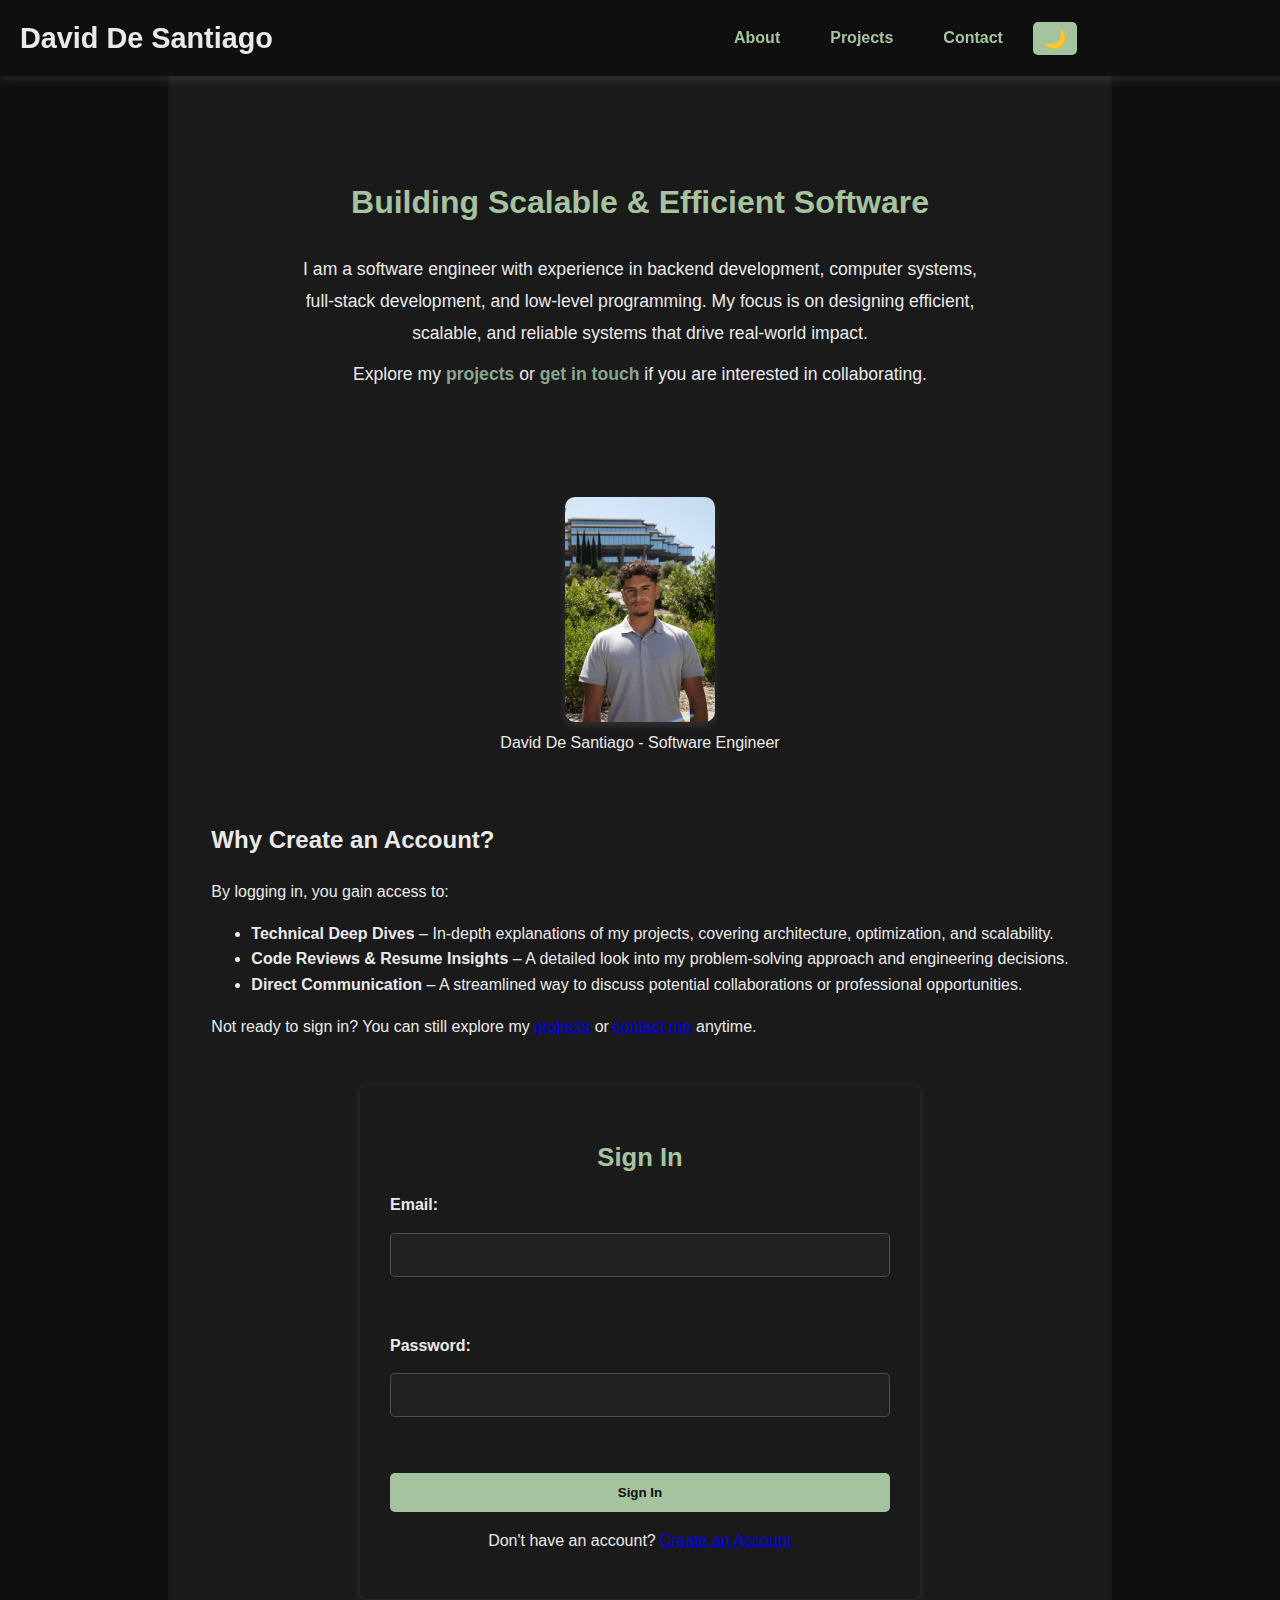
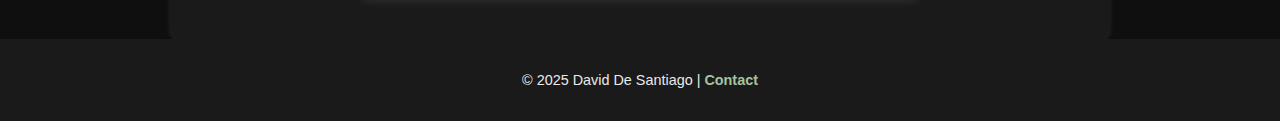
<file: index.html>
<!DOCTYPE html>
<html lang="en">
<head>
  <meta charset="UTF-8">
  <meta name="viewport" content="width=device-width, initial-scale=1.0">
  <title>Home - David De Santiago</title>
  <meta name="description" content="Portfolio website of David De Santiago - Software Engineer with experience in backend development, computer systems, full-stack, and low-level programming.">
  <link rel="stylesheet" href="assets/css/styles.css">
</head>
<body>

<header>
  <h1>David De Santiago</h1>
  <nav>
    <ul>
      <li><a href="about.html">About</a></li>
      <li><a href="projects.html">Projects</a></li>
      <li><a href="contact.html">Contact</a></li>
    </ul>

    <!-- Dark/Light Mode Toggle (moved here from contact.html) -->
    <button id="theme-toggle" aria-label="Toggle Light/Dark Mode">🌙</button>
  </nav>
</header>

<main>
  <!-- Introduction Section -->
  <section class="intro-section">
    <h2>Building Scalable & Efficient Software</h2>
    <p>
      I am a software engineer with experience in backend development, computer systems, 
      full-stack development, and low-level programming. My focus is on designing efficient, 
      scalable, and reliable systems that drive real-world impact.
    </p>
    <p>
      Explore my <a href="projects.html">projects</a> or <a href="contact.html">get in touch</a> 
      if you are interested in collaborating.
    </p>
  </section>

  <!-- Profile Image Section -->
  <section class="profile-section">
    <figure>
      <picture>
        <img 
          src="assets/images/headshot1.jpeg"
          alt="David De Santiago in front of Geisel Library at UCSD, wearing a light grey polo"
          width="150"
          loading="lazy"
          style="border-radius: 10px; object-fit: cover;"
        >
      </picture>
      <figcaption>David De Santiago - Software Engineer</figcaption>
    </figure>        
  </section>

  <!-- Why Login Section -->
  <section class="login-info">
    <h2>Why Create an Account?</h2>
    <p>By logging in, you gain access to:</p>
    <ul>
      <li><b>Technical Deep Dives</b> – In-depth explanations of my projects, covering architecture, optimization, and scalability.</li>
      <li><b>Code Reviews & Resume Insights</b> – A detailed look into my problem-solving approach and engineering decisions.</li>
      <li><b>Direct Communication</b> – A streamlined way to discuss potential collaborations or professional opportunities.</li>
    </ul>
    <p>
      Not ready to sign in? You can still explore my <a href="projects.html">projects</a> 
      or <a href="contact.html">contact me</a> anytime.
    </p>
  </section>

  <!-- Login & Signup Section -->
  <section id="login-section">
    <div class="form-container">
      <!-- Sign In Form -->
      <div id="login-form">
        <h2>Sign In</h2>
        <form action="#" method="post">
          <label for="login-email">Email:</label>
          <input type="email" id="login-email" name="email" required><br>

          <label for="login-password">Password:</label>
          <input type="password" id="login-password" name="password" required><br>

          <button type="submit">Sign In</button>
        </form>
        <p>Don't have an account? <a href="#" id="show-signup">Create an Account</a></p>
      </div>

      <!-- Create Account Form -->
      <div id="signup-form" class="hidden">
        <h2>Create an Account</h2>
        <form action="#" method="post">
          <label for="first-name">First Name:</label>
          <input type="text" id="first-name" name="first_name" required><br>

          <label for="last-name">Last Name:</label>
          <input type="text" id="last-name" name="last_name" required><br>

          <label for="signup-email">Email:</label>
          <input type="email" id="signup-email" name="email" required><br>

          <label for="signup-password">Password:</label>
          <input type="password" id="signup-password" name="password" required><br>

          <label for="confirm-password">Confirm Password:</label>
          <input type="password" id="confirm-password" name="confirm_password" required><br>

          <label class="checkbox-label">
            <input type="checkbox" id="subscribe" name="subscribe"> Subscribe to notifications
          </label>

          <button type="submit">Create Account</button>
        </form>
        <p>Already have an account? <a href="#" id="show-login">Sign In</a></p>
      </div>
    </div>
  </section>
</main>

<footer>
  <p>© 2025 David De Santiago | <a href="contact.html">Contact</a></p>
</footer>

<!-- JavaScript for Login/Signup Toggle -->
<script src="assets/js/script.js"></script>

<!-- Theme Toggle Script (reads/writes localStorage) -->
<script src="assets/js/theme-toggle.js" defer></script>

</body>
</html>
</file>
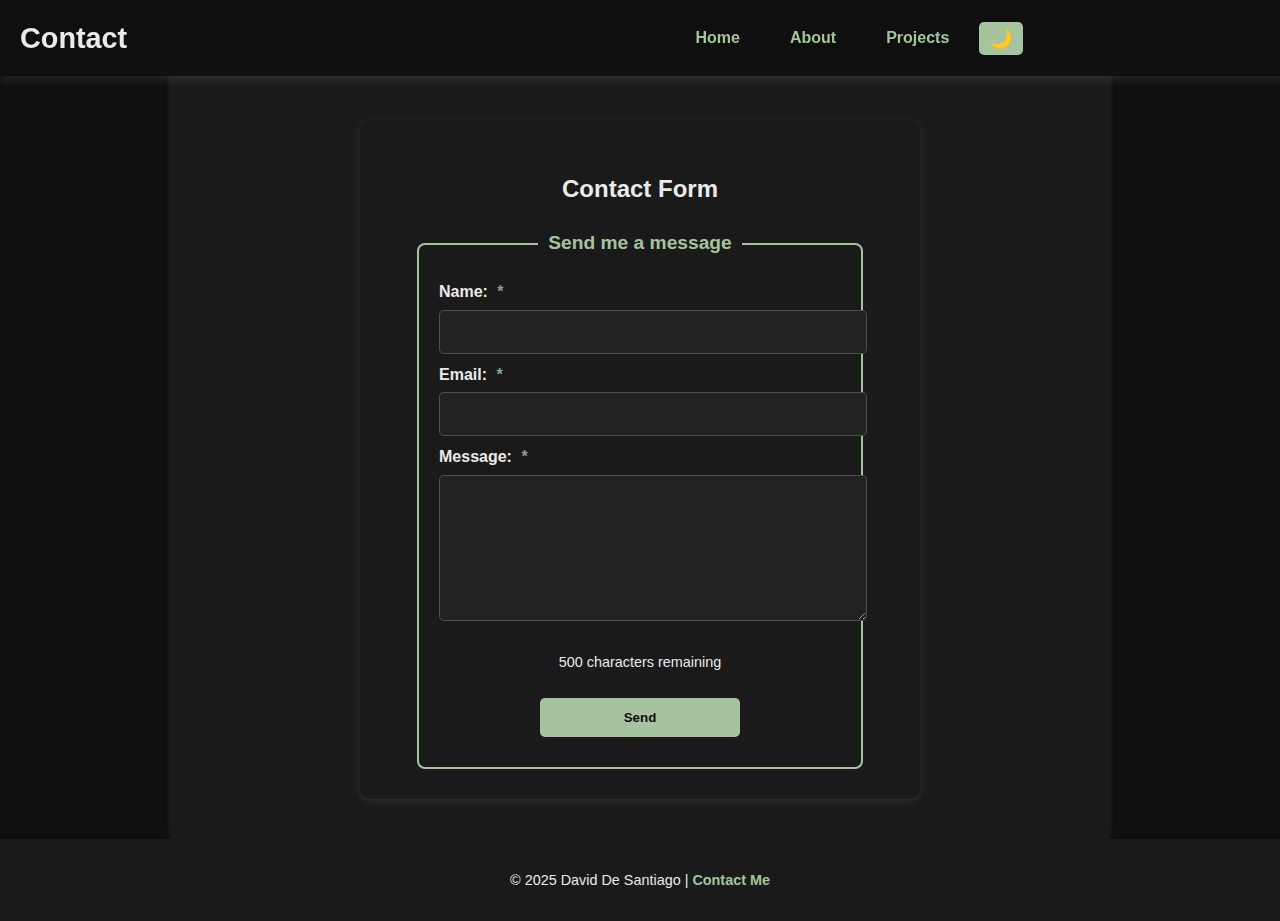
<file: contact.html>
<!DOCTYPE html>
<html lang="en">
<head>
  <meta charset="UTF-8">
  <meta name="viewport" content="width=device-width, initial-scale=1.0">
  <title>Contact - JavaScript Enhanced</title>
  <link rel="stylesheet" href="assets/css/styles.css">
</head>
<body>

<header>
  <h1>Contact</h1>
  <nav>
    <ul>
      <li><a href="index.html">Home</a></li>
      <li><a href="about.html">About</a></li>
      <li><a href="projects.html">Projects</a></li>
    </ul>
    <!-- Dark/Light Mode Toggle -->
    <button id="theme-toggle" aria-label="Toggle Light/Dark Mode">🌙</button>
  </nav>
</header>
    
<main>
  <section id="contact-form">
    <h2>Contact Form</h2>
    <form id="contactForm" action="https://httpbin.org/post" method="POST">
      <fieldset id="contact-fieldset">
        <legend>Send me a message</legend>

        <!-- Hidden Bot Field -->
        <input type="hidden" name="possible_bot" value="true">

        <!-- Name Field -->
        <label for="name">Name: <span class="required">*</span></label>
        <input 
          type="text" 
          id="name" 
          name="name" 
          required 
          minlength="2" 
          maxlength="50"
          pattern="^[A-Za-zÀ-ÖØ-öø-ÿ' -]+$"
          title="Only letters, spaces, apostrophes, and hyphens allowed."
        >
        <output id="name-error" class="error"></output>

        <!-- Email Field -->
        <label for="email">Email: <span class="required">*</span></label>
        <input 
          type="email" 
          id="email" 
          name="email" 
          required
          pattern="^[a-zA-Z0-9._%+-]+@[a-zA-Z0-9.-]+\.[a-zA-Z]{2,}$"
          title="Enter a valid email address."
        >
        <output id="email-error" class="error"></output>

        <!-- Message Field -->
        <label for="message">Message: <span class="required">*</span></label>
        <textarea 
          id="message" 
          name="message" 
          rows="4" 
          required 
          minlength="10" 
          maxlength="500"
        ></textarea>
        <output id="message-error" class="error"></output>
        <p id="char-counter">500 characters remaining</p>

        <!-- Output Messages for Errors and Info -->
        <output id="error-message" class="error" aria-live="polite"></output>
        <output id="info-message" class="info" aria-live="polite"></output>

        <!-- Hidden Error Log for Submission -->
        <input type="hidden" id="form-errors" name="form-errors">

        <!-- Submit Button -->
        <button type="submit">Send</button>
      </fieldset>
    </form>
  </section>
</main>

<footer>
  <p>© 2025 David De Santiago | <a href="contact.html">Contact Me</a></p>
</footer>

<!-- JavaScript Files -->
<script src="assets/js/form-validation.js"></script>
<script src="assets/js/theme-toggle.js" defer></script>

</body>
</html>
</file>
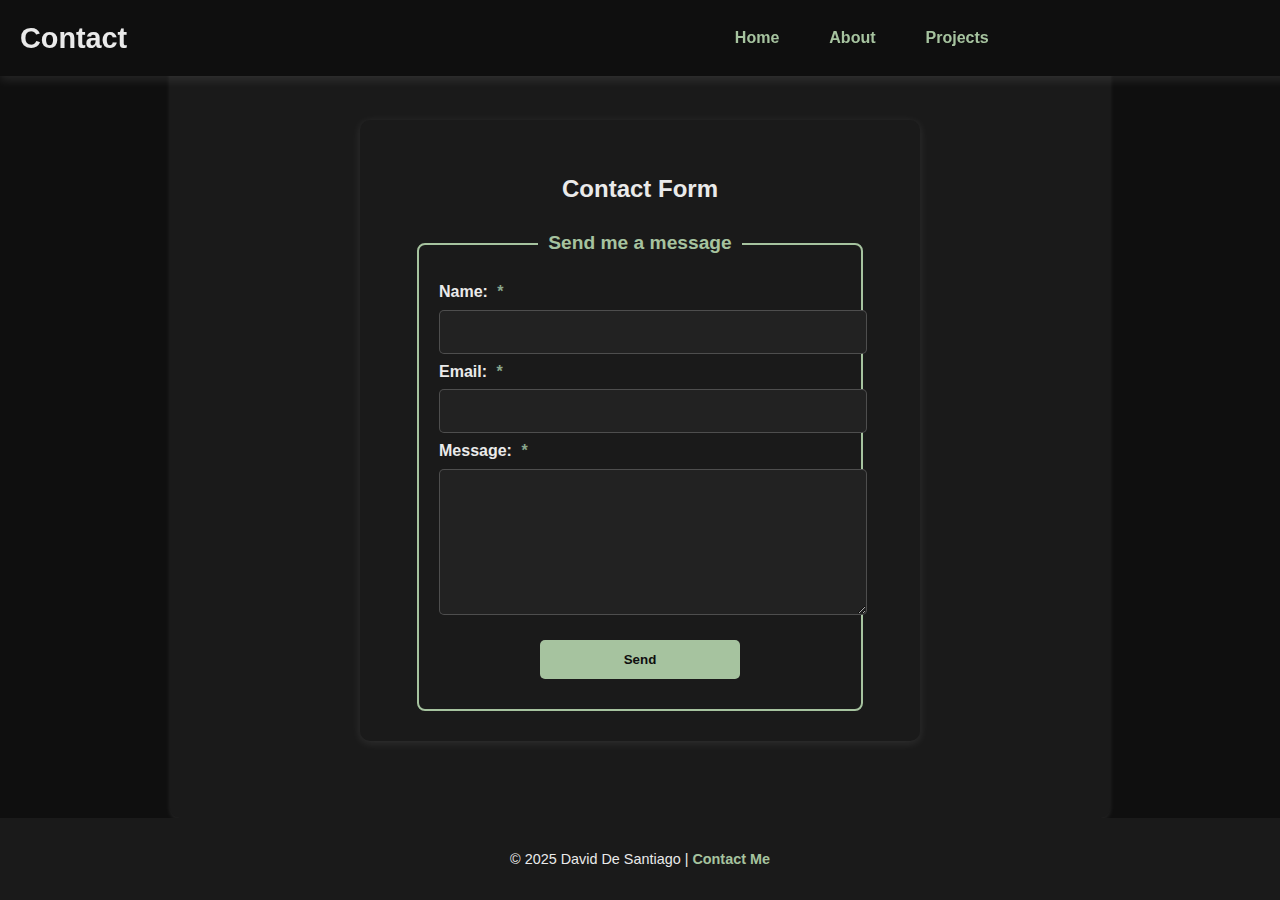
<file: form-no-js.html>
<!DOCTYPE html>
<html lang="en">
<head>
  <meta charset="UTF-8">
  <meta name="viewport" content="width=device-width, initial-scale=1.0">
  <title>Contact - No JavaScript</title>
  <link rel="stylesheet" href="assets/css/styles.css">
</head>
<body>

<header>
  <h1>Contact</h1>
  <nav>
    <ul>
      <li><a href="index.html">Home</a></li>
      <li><a href="about.html">About</a></li>
      <li><a href="projects.html">Projects</a></li>
    </ul>
  </nav>
</header>

<main>
  <section id="contact-form">
    <h2>Contact Form</h2>
    <form action="https://httpbin.org/post" method="POST">
      <fieldset id="contact-fieldset">
        <legend>Send me a message</legend>

        <!-- Hidden Bot Field -->
        <input type="hidden" name="possible_bot" value="true">

        <!-- Name Field -->
        <label for="name">Name: <span class="required">*</span></label>
        <input 
          type="text" 
          id="name" 
          name="name" 
          required 
          minlength="2" 
          maxlength="50"
          pattern="^[A-Za-zÀ-ÖØ-öø-ÿ' -]+$" 
          title="Name should only contain letters, spaces, apostrophes, and hyphens."
        >

        <!-- Email Field -->
        <label for="email">Email: <span class="required">*</span></label>
        <input 
          type="email" 
          id="email" 
          name="email" 
          required
          pattern="^[a-zA-Z0-9._%+-]+@[a-zA-Z0-9.-]+\.[a-zA-Z]{2,}$"
          title="Please enter a valid email address (e.g., example@domain.com)."
        >

        <!-- Message Field -->
        <label for="message">Message: <span class="required">*</span></label>
        <textarea 
          id="message" 
          name="message" 
          rows="4" 
          required 
          minlength="10" 
          maxlength="500"
        ></textarea>

        <!-- Output Messages for Errors and Info (No JS used) -->
        <output id="error-message" class="error" aria-live="polite"></output>
        <output id="info-message" class="info" aria-live="polite"></output>

        <!-- Submit Button -->
        <button type="submit">Send</button>
      </fieldset>
    </form>
  </section>
</main>

<footer>
  <p>© 2025 David De Santiago | <a href="contact.html">Contact Me</a></p>
</footer>

</body>
</html>
</file>
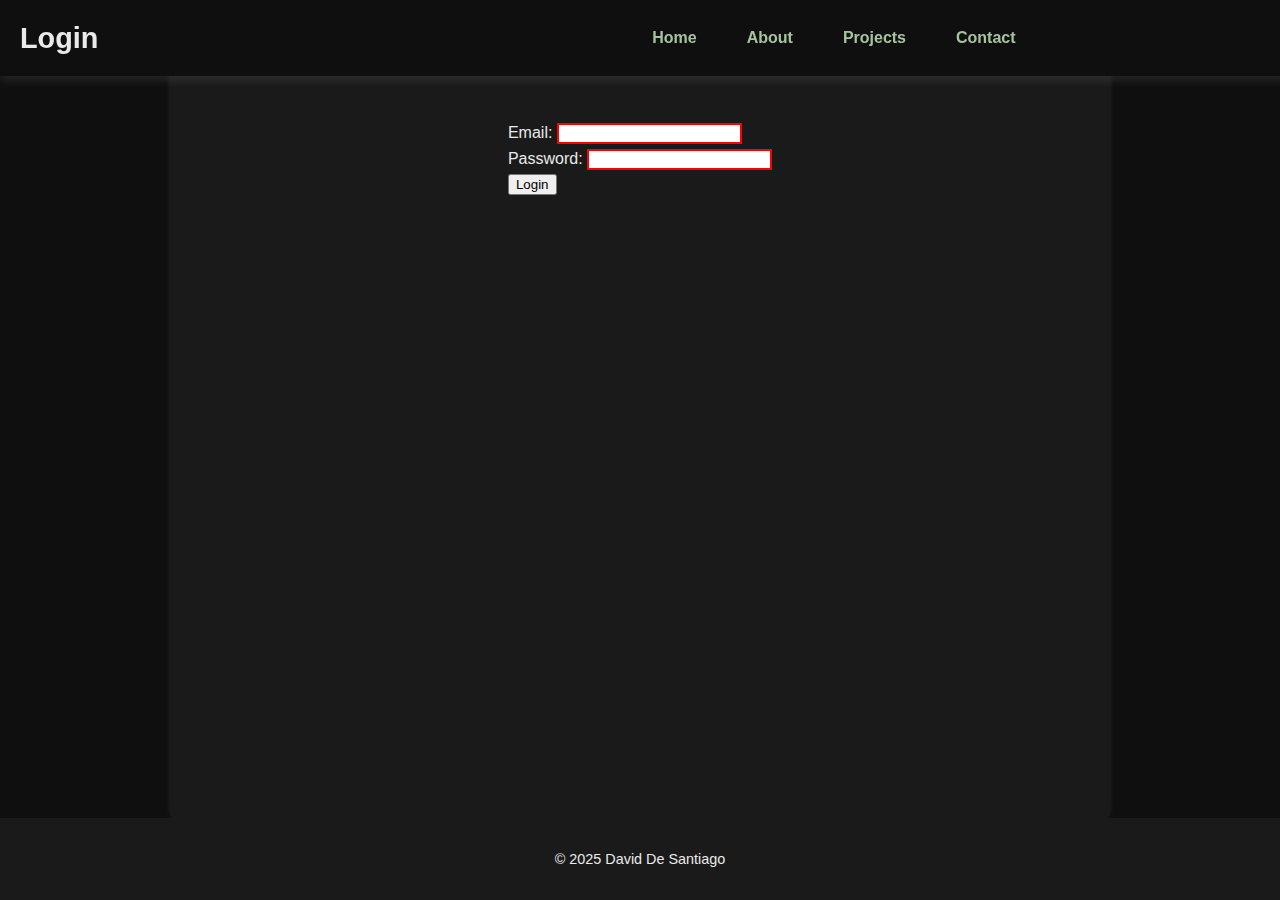
<file: login.html>
<!DOCTYPE html>
<html lang="en">
<head>
  <meta charset="UTF-8">
  <meta name="viewport" content="width=device-width, initial-scale=1.0">
  <title>Login - David De Santiago</title>
  <link rel="stylesheet" href="assets/css/styles.css">
</head>
<body>

<header>
  <h1>Login</h1>
  <nav>
    <ul>
      <li><a href="index.html">Home</a></li>
      <li><a href="about.html">About</a></li>
      <li><a href="projects.html">Projects</a></li>
      <li><a href="contact.html">Contact</a></li>
    </ul>
  </nav>
</header>

<main>
  <form action="#" method="post">
    <label for="email">Email:</label>
    <input type="email" id="email" name="email" required><br>

    <label for="password">Password:</label>
    <input type="password" id="password" name="password" required><br>

    <button type="submit">Login</button>
  </form>
</main>

<footer>
  <p>© 2025 David De Santiago</p>
</footer>

</body>
</html>
</file>
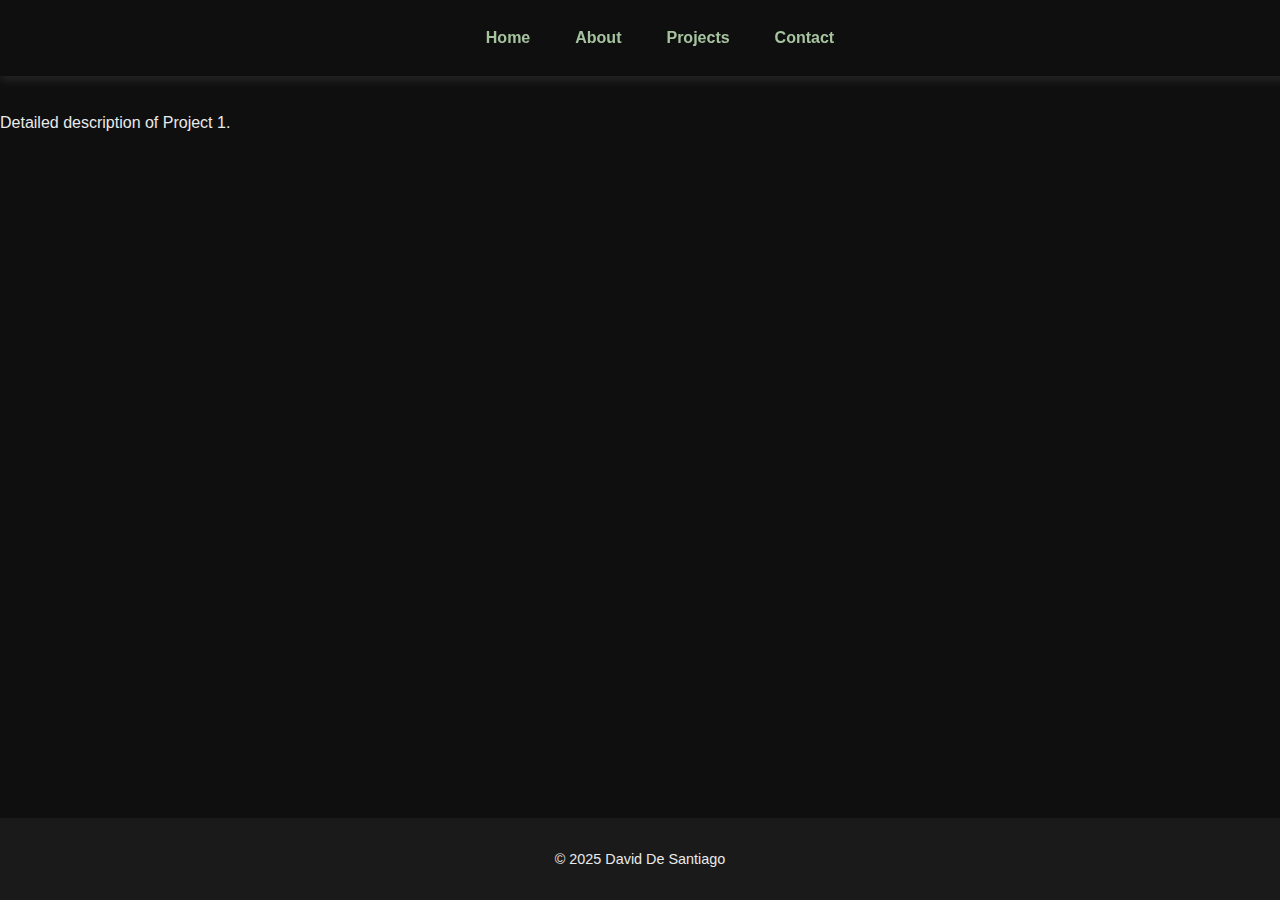
<file: project1.html>
<!DOCTYPE html>
<html lang="en">
<head>
  <meta charset="UTF-8">
  <meta name="viewport" content="width=device-width, initial-scale=1.0">
  <title>Project 1 - David De Santiago</title>
  <link rel="stylesheet" href="assets/css/styles.css">
</head>
<body>

<header>
  <nav>
    <a href="index.html">Home</a>
    <a href="about.html">About</a>
    <a href="projects.html">Projects</a>
    <a href="contact.html">Contact</a>
  </nav>
</header>

<h1>Project 1</h1>
<p>Detailed description of Project 1.</p>

<footer>
  <p>© 2025 David De Santiago</p>
</footer>

</body>
</html>
</file>
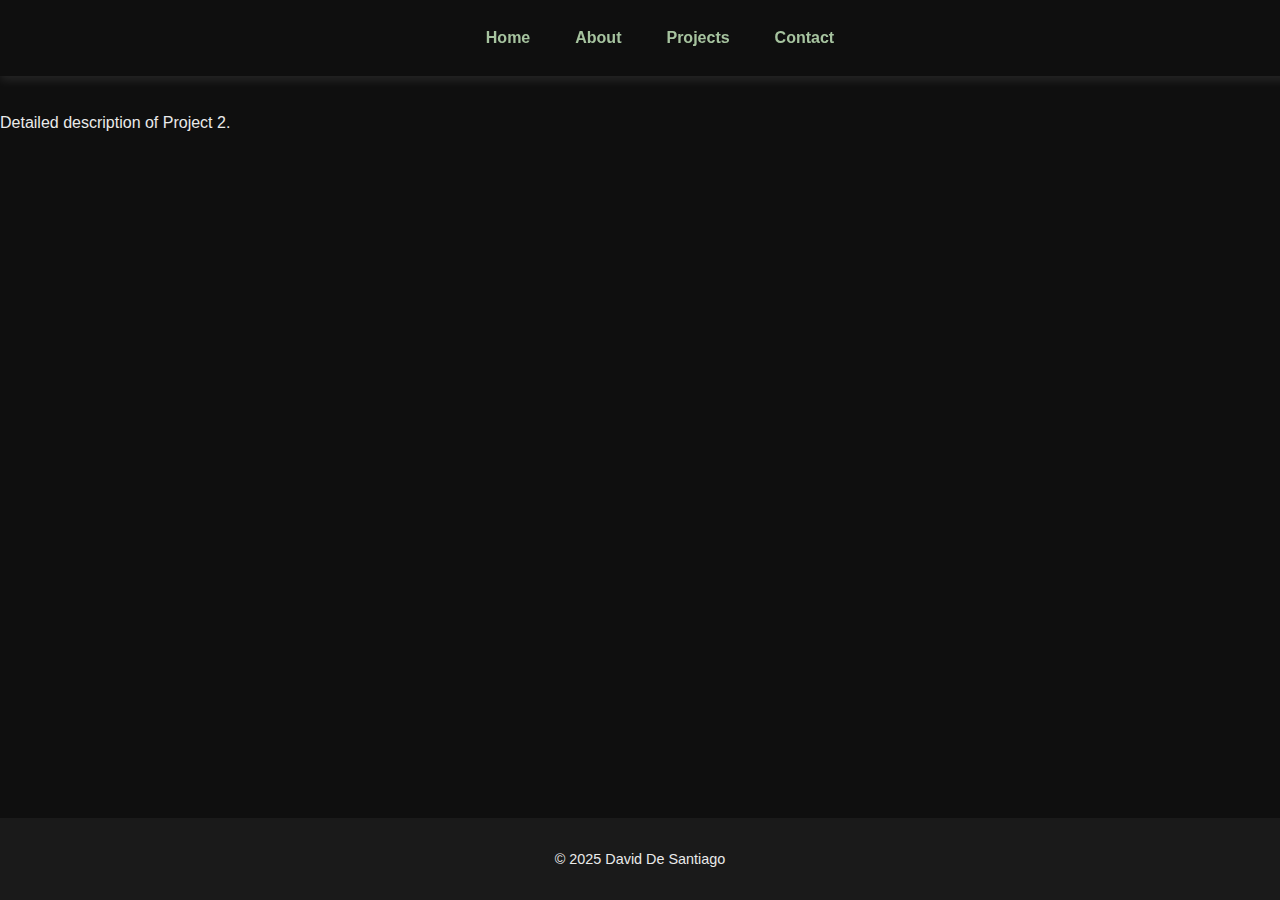
<file: project2.html>
<!DOCTYPE html>
<html lang="en">
<head>
  <meta charset="UTF-8">
  <meta name="viewport" content="width=device-width, initial-scale=1.0">
  <title>Project 2 - David De Santiago</title>
  <link rel="stylesheet" href="assets/css/styles.css">
</head>
<body>

<header>
  <nav>
    <a href="index.html">Home</a>
    <a href="about.html">About</a>
    <a href="projects.html">Projects</a>
    <a href="contact.html">Contact</a>
  </nav>
</header>

<h1>Project 2</h1>
<p>Detailed description of Project 2.</p>

<footer>
  <p>© 2025 David De Santiago</p>
</footer>

</body>
</html>
</file>
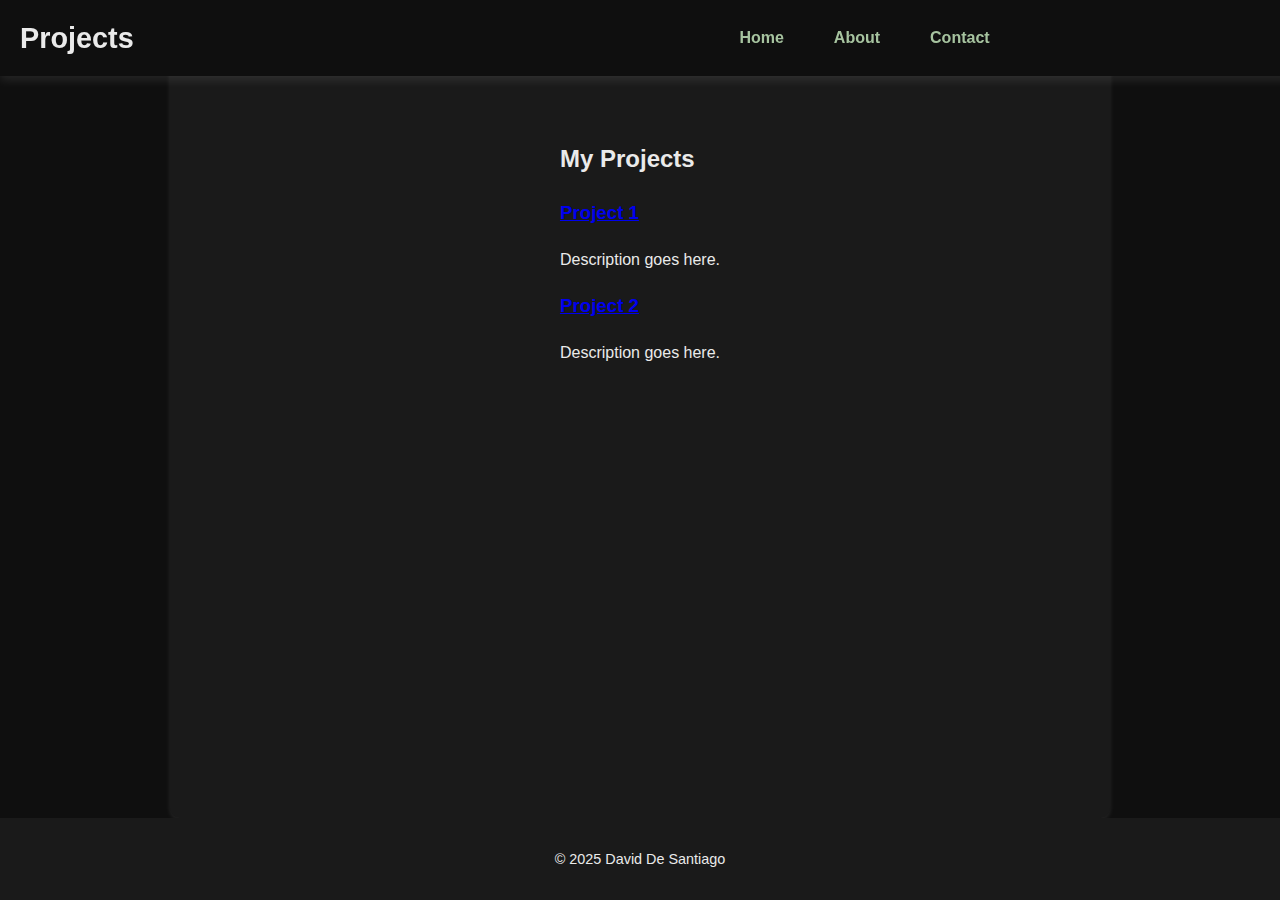
<file: projects.html>
<!DOCTYPE html>
<html lang="en">
<head>
  <meta charset="UTF-8">
  <meta name="viewport" content="width=device-width, initial-scale=1.0">
  <title>Projects - David De Santiago</title>
  <link rel="stylesheet" href="assets/css/styles.css">
</head>
<body>

<header>
  <h1>Projects</h1>
  <nav>
    <ul>
      <li><a href="index.html">Home</a></li>
      <li><a href="about.html">About</a></li>
      <li><a href="contact.html">Contact</a></li>
    </ul>
  </nav>
</header>

<main>
  <section>
    <h2>My Projects</h2>
    <h3><a href="project1.html">Project 1</a></h3>
    <p>Description goes here.</p>

    <h3><a href="project2.html">Project 2</a></h3>
    <p>Description goes here.</p>
  </section>
</main>

<footer>
  <p>© 2025 David De Santiago</p>
</footer>

</body>
</html>
</file>
<file: assets/css/styles.css>
/* =======================
   CSS Variables & Fallbacks
======================= */
:root {
    --primary-color: #A6C39F; /* Sage Green */
    --secondary-color: #5F7A61; /* Dark Sage */
    --text-color: #EAEAEA; /* Soft White */
    --background-color: #0F0F0F; /* Sleek Black */
    --card-bg: #1A1A1A; /* Dark Grey for Cards */
    --accent-color: #88A68C; /* Muted Sage */
    --font-size: 1rem;
    --font-family: 'Poppins', Arial, sans-serif;
}

/* =======================
   Global Styles
======================= */
body {
    background-color: var(--background-color);
    color: var(--text-color);
    font-family: var(--font-family);
    font-size: var(--font-size);
    margin: 0;
    padding: 0;
    line-height: 1.6;
    display: flex;
    flex-direction: column;
    min-height: 100vh;
    overflow-x: hidden;
}

/* =======================
   Header & Navigation
======================= */
header {
    background-color: var(--background-color);
    color: var(--text-color);
    padding: 15px 20px;
    display: flex;
    justify-content: space-between;
    align-items: center;
    width: 100%;
    box-shadow: 0 4px 10px rgba(255, 255, 255, 0.1);
    position: fixed;
    top: 0;
    left: 0;
    z-index: 1000;
}

header h1 {
    font-size: 1.8rem;
    margin: 0;
    flex-grow: 1;
    text-align: left;
}

nav {
    flex-grow: 2;
    display: flex;
    justify-content: center;
}

nav ul {
    list-style: none;
    padding: 0;
    display: flex;
    gap: 20px;
    justify-content: center;
}

nav a {
    text-decoration: none;
    color: var(--primary-color);
    font-weight: bold;
    padding: 10px 15px;
    transition: color 0.3s ease, transform 0.2s ease;
}

nav a:hover {
    color: var(--accent-color);
    transform: translateY(-2px);
}

/* =======================
   Main Content Layout
======================= */
main {
    display: flex;
    flex-direction: column;
    align-items: center;
    gap: 30px;
    padding: 120px 20px 40px;
    max-width: 900px;
    width: 90%;
    margin: auto;
    background-color: var(--card-bg);
    border-radius: 10px;
    box-shadow: 0 2px 5px rgba(255, 255, 255, 0.1);
    flex-grow: 1;
}

/* =======================
   Introduction Section
======================= */
.intro-section {
    text-align: center;
    padding: 30px;
    max-width: 800px;
}

.intro-section h2 {
    font-size: 2rem;
    font-weight: bold;
    color: var(--primary-color);
}

.intro-section p {
    font-size: 1.1rem;
    max-width: 700px;
    margin: 10px auto;
    line-height: 1.8;
}

.intro-section a {
    color: var(--accent-color);
    text-decoration: none;
    font-weight: bold;
}

.intro-section a:hover {
    text-decoration: underline;
}

/* =======================
   Profile Image Section
======================= */
.profile-section {
    text-align: center;
    margin-top: 20px;
}

.profile-section img {
    width: 150px;
    border-radius: 10px;
    object-fit: cover;
    box-shadow: 0 4px 8px rgba(255, 255, 255, 0.1);
}

/* =======================
   Login & Signup Forms
======================= */
#login-section {
    width: 100%;
    max-width: 500px;
    padding: 30px;
    background: var(--card-bg);
    border-radius: 8px;
    box-shadow: 0 2px 10px rgba(255, 255, 255, 0.1);
    text-align: center;
}

.form-container {
    position: relative;
    width: 100%;
}

#login-form,
#signup-form {
    transition: opacity 0.3s ease, transform 0.3s ease;
    width: 100%;
}

.hidden {
    display: none;
}

#login-form h2,
#signup-form h2 {
    font-size: 1.6rem;
    font-weight: bold;
    color: var(--primary-color);
    margin-bottom: 15px;
}

#login-form form,
#signup-form form {
    display: flex;
    flex-direction: column;
    gap: 15px;
}

#login-form label,
#signup-form label {
    font-weight: bold;
    text-align: left;
}

#login-form input,
#signup-form input {
    padding: 12px;
    border: 1px solid rgba(255, 255, 255, 0.2);
    border-radius: 5px;
    font-size: 1rem;
    background: #222;
    color: var(--text-color);
}

#login-form button,
#signup-form button {
    padding: 12px;
    border: none;
    border-radius: 5px;
    background: var(--primary-color);
    color: var(--background-color);
    font-weight: bold;
    cursor: pointer;
    transition: background 0.3s, transform 0.2s;
}

#login-form button:hover,
#signup-form button:hover {
    background: var(--accent-color);
    transform: translateY(-2px);
}

/* Checkbox Styling */
.checkbox-label {
    display: flex;
    align-items: center;
    font-size: 0.9rem;
}

.checkbox-label input {
    margin-right: 10px;
}

/* =======================
   Work Environment Section
======================= */
.work-environment {
    display: flex;
    justify-content: center;
    align-items: center;
    padding: 20px;
    max-width: 900px;
    width: 90%;
    margin: auto;
}

.work-environment img {
    width: 100%;
    height: auto;
    max-width: 750px;
    object-fit: cover;
    border-radius: 10px;
    box-shadow: 0 4px 10px rgba(255, 255, 255, 0.1);
}

/* =======================
   Contact Form Styling
======================= */
#contact-form {
    width: 100%;
    max-width: 500px;
    padding: 30px;
    background: var(--card-bg);
    border-radius: 10px;
    box-shadow: 0 2px 10px rgba(255, 255, 255, 0.1);
    text-align: center;
}

/* Center Form Fields & Adjust Spacing */
#contact-form form {
    display: flex;
    flex-direction: column;
    gap: 12px;
    max-width: 450px;
    margin: 0 auto;
}

/* Label Styling */
#contact-form label {
    font-weight: bold;
    text-align: left;
    display: block;
    margin-bottom: 5px;
    font-size: 1rem;
}

/* Required Field Indicator */
#contact-form label .required {
    color: var(--accent-color);
    font-weight: bold;
    margin-left: 5px;
}

/* Input & Textarea Styling */
#contact-form input,
#contact-form textarea {
    width: 100%;
    padding: 12px;
    border: 1px solid rgba(255, 255, 255, 0.2);
    border-radius: 5px;
    font-size: 1rem;
    background: #222;
    color: var(--text-color);
    margin-bottom: 5px;
}

/* Placeholder Styling */
#contact-form input::placeholder,
#contact-form textarea::placeholder {
    color: rgba(255, 255, 255, 0.6);
    font-size: 0.9rem;
}

/* Textarea Specific Adjustments */
#contact-form textarea {
    resize: vertical;
    min-height: 120px;
}

/* Output Message Styling */
output {
    display: block;
    font-size: 0.9rem;
    margin-top: 3px;
}

/* Error Message Styling */
.error {
    color: red;
    font-weight: bold;
    display: none; /* Initially hidden */
}

/* Info Message Styling */
.info {
    color: var(--primary-color);
    display: none; /* Initially hidden */
}

/* Validation Styles */
input:invalid, textarea:invalid {
    border: 2px solid red;
}

input:valid, textarea:valid {
    border: 2px solid green;
}

/* =======================
   Contact Form Button
======================= */
#contact-form button {
    padding: 12px;
    border: none;
    border-radius: 5px;
    background: var(--primary-color);
    color: var(--background-color);
    font-weight: bold;
    cursor: pointer;
    transition: background 0.3s, transform 0.2s;
    width: 100%;
    max-width: 200px;
    text-align: center;
    margin: 10px auto;
}

#contact-form button:hover {
    background: var(--accent-color);
    transform: translateY(-2px);
}

/* =======================
   Fieldset Styling
======================= */
#contact-fieldset {
    border: 2px solid var(--primary-color);
    border-radius: 8px;
    padding: 20px;
}

/* Legend Styling */
#contact-fieldset legend {
    font-size: 1.2rem;
    font-weight: bold;
    color: var(--primary-color);
    padding: 0 10px;
}

/* =======================
   Mobile Responsiveness
======================= */
@media (max-width: 768px) {
    #contact-form {
        max-width: 90%;
        padding: 20px;
    }

    #contact-form input,
    #contact-form textarea {
        font-size: 0.9rem;
    }
}

@media (max-width: 480px) {
    #contact-form {
        width: 95%;
        padding: 15px;
    }

    #contact-form button {
        max-width: 100%;
    }
}

/* =======================
   Default Dark Theme (Root Variables)
======================= */
:root {
    --primary-color: #A6C39F; 
    --secondary-color: #5F7A61; 
    --text-color: #EAEAEA; 
    --background-color: #0F0F0F; 
    --card-bg: #1A1A1A; 
    --accent-color: #88A68C; 
}

/* =======================
   Light Theme
======================= */
.light-theme {
    --primary-color: #5F7A61;
    --secondary-color: #A6C39F;
    --text-color: #222;
    --background-color: #FFFFFF;
    --card-bg: #F4F4F4;
    --accent-color: #5F7A61;
}

/* =======================
   Theme Toggle Button (Properly Positioned)
======================= */
#theme-toggle {
    font-size: 1.2rem;
    padding: 5px 10px;
    border: none;
    background: var(--primary-color);
    color: var(--background-color);
    cursor: pointer;
    transition: background 0.3s ease;
    border-radius: 5px;
}

#theme-toggle:hover {
    background: var(--accent-color);
}

/* =======================
   Header & Navigation Fix
======================= */
header {
    display: flex;
    justify-content: space-between;
    align-items: center;
    background-color: var(--background-color);
    padding: 15px 20px;
    position: fixed;
    width: 100%;
    z-index: 1000;
}

nav {
    display: flex;
    align-items: center;
    gap: 15px;
}

nav ul {
    display: flex;
    list-style: none;
    gap: 20px;
    padding: 0;
    margin: 0;
}

nav a {
    text-decoration: none;
    color: var(--primary-color);
    font-weight: bold;
    transition: color 0.3s ease;
}

nav a:hover {
    color: var(--accent-color);
}


/* Validation Styles */
input:invalid, textarea:invalid {
    border: 2px solid red;
}

input:valid, textarea:valid {
    border: 2px solid green;
}

/* Flashing Red for Invalid Input */
.invalid-input {
    animation: flash 0.5s ease-in-out;
}

@keyframes flash {
    0% { border-color: red; }
    50% { border-color: transparent; }
    100% { border-color: red; }
}

/* Character Counter Styling */
#char-counter {
    font-size: 0.9rem;
    color: var(--text-color);
}

/* Error Message Styling */
.error {
    color: red;
    font-weight: bold;
    font-size: 0.9rem;
    display: block;
}


/* =======================
   Footer
======================= */
footer {
    text-align: center;
    padding: 15px;
    background: var(--card-bg);
    color: var(--text-color);
    font-size: 0.9rem;
    margin-top: auto;
}

footer a {
    color: var(--primary-color);
    text-decoration: none;
    font-weight: bold;
    transition: color 0.3s ease;
}

footer a:hover {
    color: var(--accent-color);
}

/* Responsive Fixes */
@media (max-width: 768px) {
    main {
        width: 95%;
    }
}

@media (max-width: 480px) {
    #login-section, 
    #contact-form {
        width: 90%;
        padding: 20px;
    }
}
</file>
